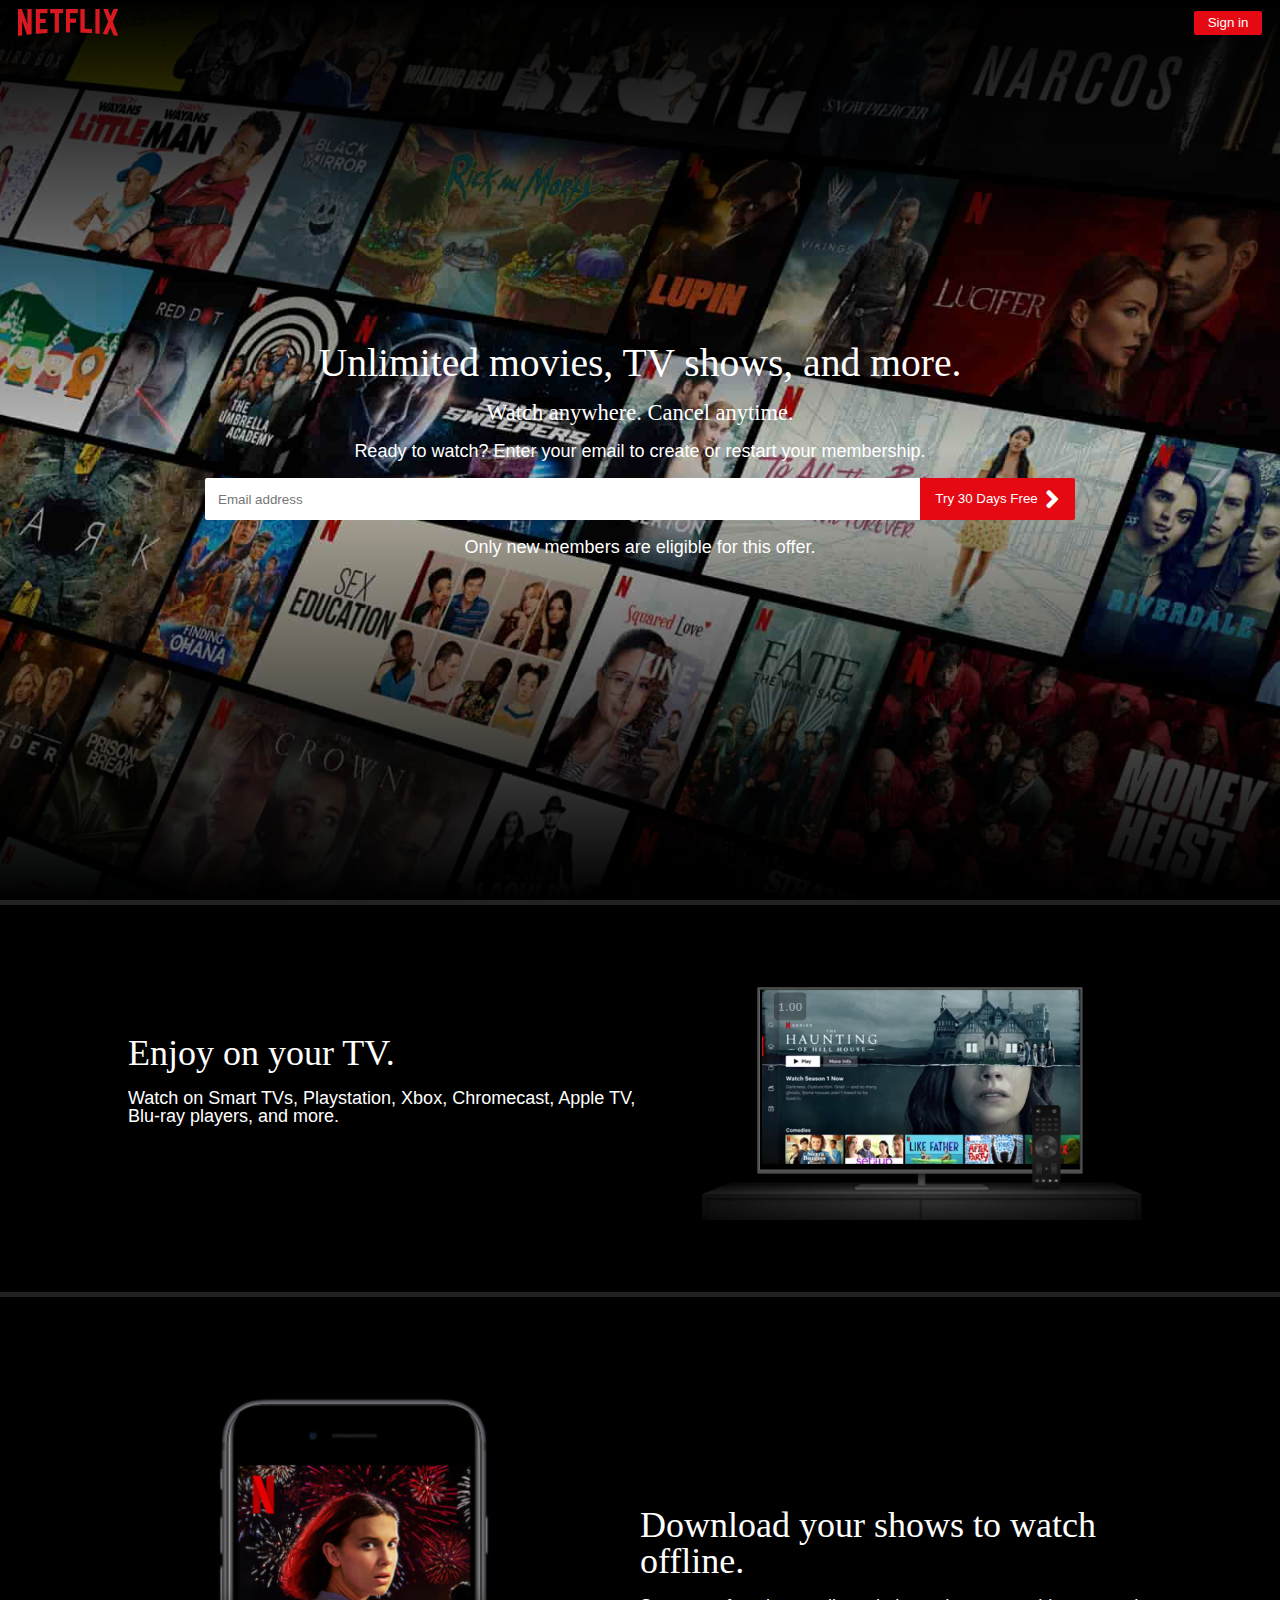
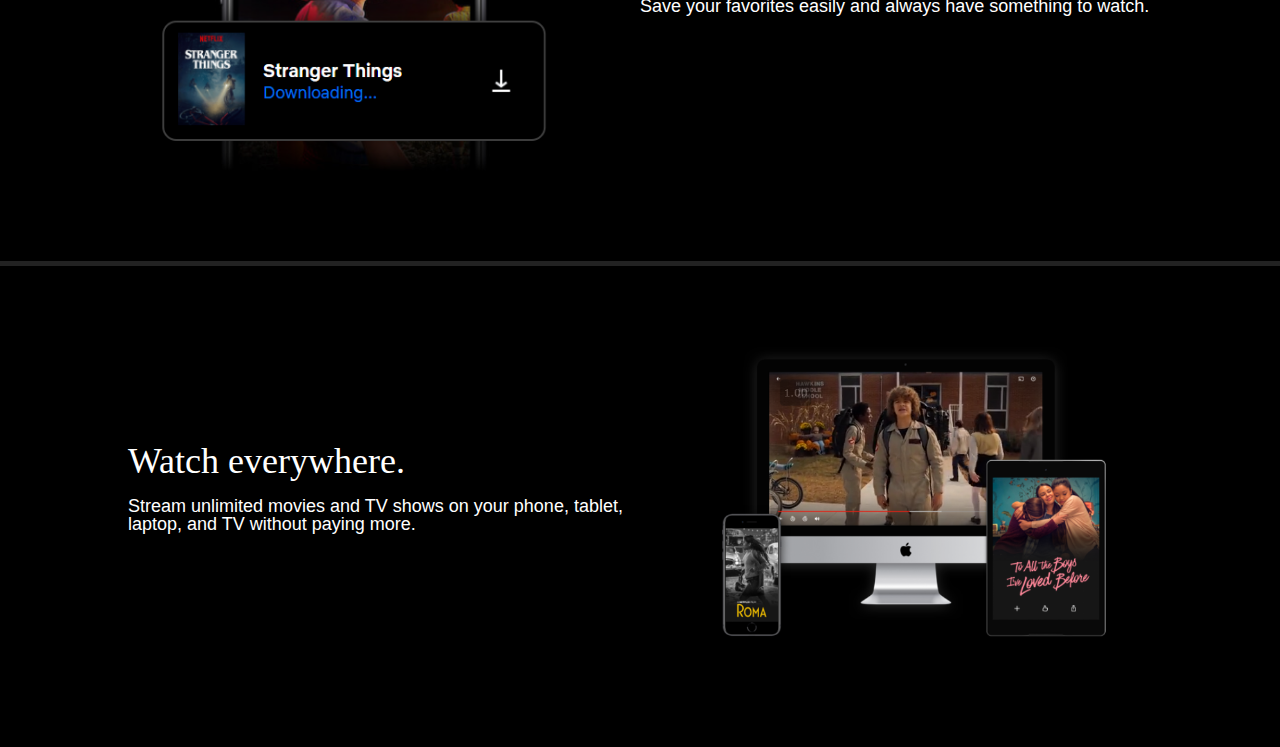
<file: first-project/index.html>
<!DOCTYPE html>
<html lang="en">
  <head>
    <meta charset="UTF-8" />
    <meta http-equiv="X-UA-Compatible" content="IE=edge" />
    <meta name="viewport" content="width=device-width, initial-scale=1.0" />
    <link rel="stylesheet" href="./styles/main.css" />

    <title>Netflix Clone</title>
  </head>
  <body>
    <header class="header">
      <img src="./imgs/logo.png" class="logo" alt="Logo" />

      <button class="btn btn--primary">Sign in</button>
    </header>

    <main>
      <section id="hero">
        <img src="./imgs/bg.jpg" class="img--bg" alt="Background poster" />

        <h1 class="hero__title">Unlimited movies, TV shows, and more.</h1>
        <h2 class="hero__subtitle">Watch anywhere. Cancel anytime.</h2>
        <p class="hero__description">
          Ready to watch? Enter your email to create or restart your membership.
        </p>

        <form class="hero__form" action="">
          <input
            type="text"
            class="form__input input"
            placeholder="Email address"
          />
          <button class="form__btn btn btn--primary">
            Try 30 days free <i class="fas fa-angle-right"></i>
          </button>
        </form>

        <p class="form__suffix">
          Only new members are eligible for this offer.
        </p>
      </section>

      <div class="divider"></div>

      <section id="enjoy" class="info section">
        <div class="info__wrapper">
          <h2 class="info__title">Enjoy on your TV.</h2>
          <p class="info__description">
            Watch on Smart TVs, Playstation, Xbox, Chromecast, Apple TV, Blu-ray
            players, and more.
          </p>
        </div>

        <img
          class="info__poster"
          src="./imgs/enjoy-tv.png"
          alt="Section poster"
        />
      </section>

      <div class="divider"></div>

      <section id="download" class="info section">
        <div class="info__wrapper">
          <h2 class="info__title">Download your shows to watch offline.</h2>
          <p class="info__description">
            Save your favorites easily and always have something to watch.
          </p>
        </div>

        <img class="info__poster" src="./imgs/shows.png" alt="Section poster" />
      </section>

      <div class="divider"></div>

      <section id="watch" class="info section">
        <div class="info__wrapper">
          <h2 class="info__title">Watch everywhere.</h2>
          <p class="info__description">
            Stream unlimited movies and TV shows on your phone, tablet, laptop,
            and TV without paying more.
          </p>
        </div>

        <img
          class="info__poster"
          src="./imgs/watch-everywhere.png"
          alt="Section poster"
        />
      </section>
    </main>
  </body>
</html>
</file>
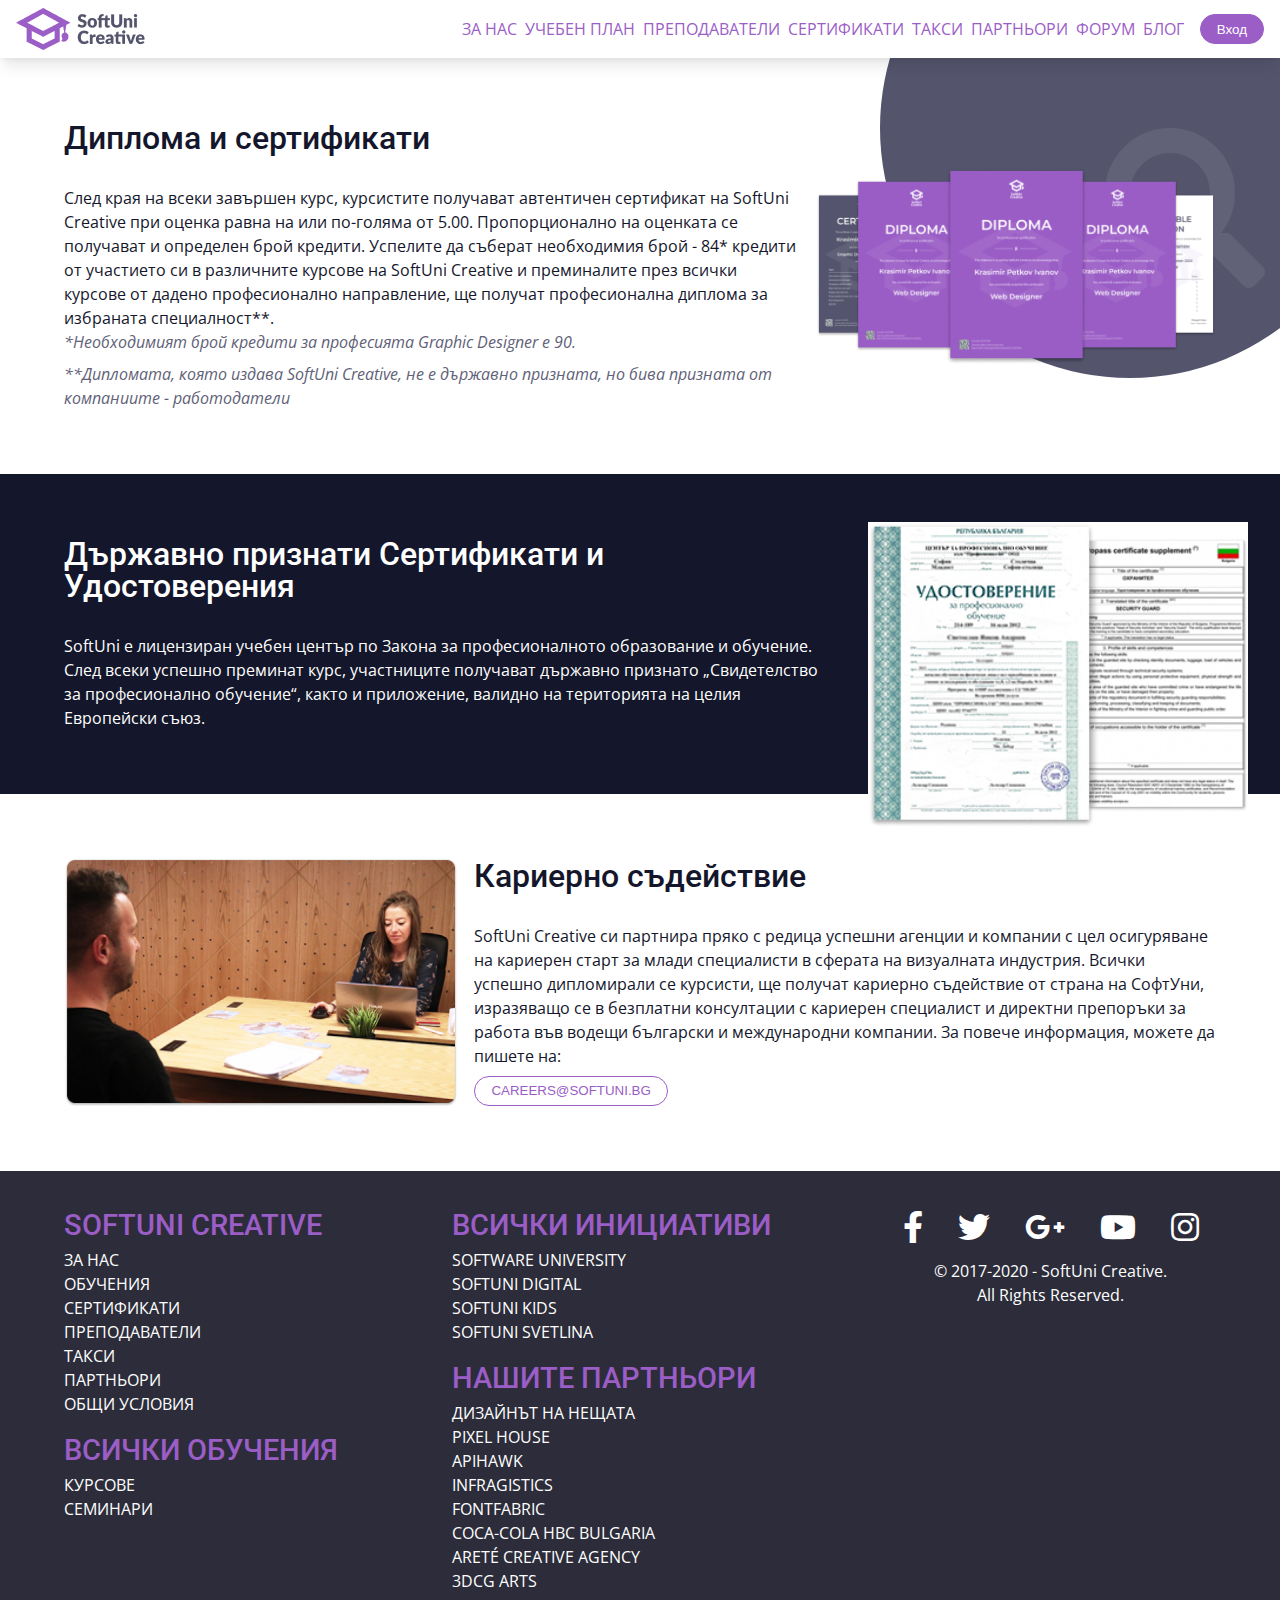
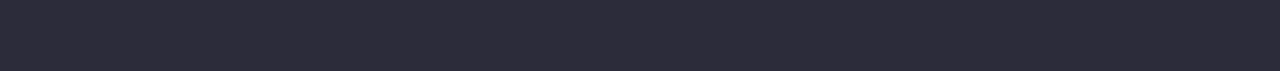
<file: SoftUni-page/index.html>
<!DOCTYPE html>
<html lang="en">
  <head>
    <meta charset="UTF-8" />
    <meta http-equiv="X-UA-Compatible" content="IE=edge" />
    <meta name="viewport" content="width=device-width, initial-scale=1.0" />
    <link rel="stylesheet" href="./styles/main.css" />
    <title>SoftUni Page</title>
  </head>
  <body>
    <header class="header">
      <img class="header__logo" src="./images/logo.png" alt="SoftUni Logo" />

      <button class="btn mobile-menu"><i class="fas fa-bars"></i></button>

      <nav class="header__nav">
        <ul class="nav__list">
          <li class="nav__item">
            <a class="nav__itemlink" href="./pages/about-us.html">ЗА НАС</a>
          </li>
          <li class="nav__item">
            <a class="nav__itemlink" href="./pages/learning-plan.html"
              >УЧЕБЕН ПЛАН</a
            >
          </li>
          <li class="nav__item">
            <a class="nav__itemlink" href="./pages/teachers.html"
              >ПРЕПОДАВАТЕЛИ</a
            >
          </li>
          <li class="nav__item">
            <a class="nav__itemlink" href="./pages/certificates.html"
              >СЕРТИФИКАТИ</a
            >
          </li>
          <li class="nav__item">
            <a class="nav__itemlink" href="./pages/taxes.html">ТАКСИ</a>
          </li>
          <li class="nav__item">
            <a class="nav__itemlink" href="./pages/partners.html">ПАРТНЬОРИ</a>
          </li>
          <li class="nav__item">
            <a class="nav__itemlink" href="./pages/forum.html">ФОРУМ</a>
          </li>
          <li class="nav__item">
            <a class="nav__itemlink" href="./pages/blog.html">БЛОГ</a>
          </li>
        </ul>
      </nav>

      <button class="btn btn--primary">Вход</button>
    </header>

    <main>
      <!-- Main content -->
      <section class="diplomas-wrapper">
        <div class="general-section diplomas">
          <div class="info">
            <h2 class="info__title">Диплома и сертификати</h2>
            <p class="info__desc">
              След края на всеки завършен курс, курсистите получават автентичен
              сертификат на SoftUni Creative при оценка равна на или по-голяма
              от 5.00. Пропорционално на оценката се получават и определен брой
              кредити. Успелите да съберaт необходимия брой - 84* кредити от
              участието си в различните курсове на SoftUni Creative и
              преминалите през всички курсове от дадено професионално
              направление, ще получат професионалнa диплома за избраната
              специалност**.
            </p>
            <p class="info__comment">
              *Необходимият брой кредити за професията Graphic Designer е 90.
            </p>
            <p class="info__comment">
              **Дипломата, която издава SoftUni Creative, не е държавно
              призната, но бива призната от компаниите - работодатели
            </p>
          </div>

          <img src="./images/diplomas.png" alt="" class="img" />

          <div class="overlay-circle">
            <i class="fas fa-search"></i>
          </div>
        </div>
      </section>

      <section class="certificates-wrapper">
        <div class="general-section certificates">
          <div class="info">
            <h2 class="info__title">
              Държавно признати Сертификати и Удостоверения
            </h2>
            <p class="info__desc">
              SoftUni е лицензиран учебен център по Закона за професионалното
              образование и обучение. След всеки успешно преминат курс,
              участниците получават държавно признато „Свидетелство за
              професионално обучение“, както и приложение, валидно на
              територията на целия Европейски съюз.
            </p>
          </div>

          <img src="./images/cpe.jpg" alt="" class="img" />
        </div>
      </section>

      <section class="general-section career">
        <div class="info">
          <h2 class="info__title">Кариерно съдействие</h2>
          <p class="info__desc">
            SoftUni Creative си партнира пряко с редица успешни агенции и
            компании с цел осигуряване на кариерен старт за млади специалисти в
            сферата на визуалната индустрия. Всички успешно дипломирали се
            курсисти, ще получат кариерно съдействие от страна на СофтУни,
            изразяващо се в безплатни консултации с кариерен специалист и
            директни препоръки за работа във водещи български и международни
            компании. За повече информация, можете да пишете на:
          </p>
          <button class="btn">CAREERS@SOFTUNI.BG</button>
        </div>

        <img src="./images/career-center.png" alt="" class="img" />
      </section>
    </main>

    <footer class="footer">
      <!-- Info -->
      <div class="navi-group">
        <h3 class="navi-group__title">SOFTUNI CREATIVE</h3>
        <nav>
          <ul>
            <li><a href="">За нас</a></li>
            <li><a href="">Обучения</a></li>
            <li><a href="">Сертификати</a></li>
            <li><a href="">Преподаватели</a></li>
            <li><a href="">Такси</a></li>
            <li><a href="">Партньори</a></li>
            <li><a href="">Общи условия</a></li>
            <li><a href=""></a></li>
            <li><a href=""></a></li>
          </ul>
        </nav>
      </div>

      <!-- Learning -->
      <div class="navi-group">
        <h3 class="navi-group__title">ВСИЧКИ ОБУЧЕНИЯ</h3>
        <nav>
          <ul>
            <li><a href="">Курсове</a></li>
            <li><a href="">Семинари</a></li>
          </ul>
        </nav>
      </div>

      <!-- Parts -->
      <div class="navi-group">
        <h3 class="navi-group__title">ВСИЧКИ ИНИЦИАТИВИ</h3>
        <nav>
          <ul>
            <li><a href="">Software University</a></li>
            <li><a href="">SoftUni Digital</a></li>
            <li><a href="">SoftUni Kids</a></li>
            <li><a href="">SoftUni Svetlina</a></li>
          </ul>
        </nav>
      </div>

      <!-- Partners -->
      <div class="navi-group">
        <h3 class="navi-group__title">НАШИТЕ ПАРТНЬОРИ</h3>
        <nav>
          <ul>
            <li><a href="">Дизайнът на Нещата</a></li>
            <li><a href="">Pixel House</a></li>
            <li><a href="">Apihawk</a></li>
            <li><a href="">Infragistics</a></li>
            <li><a href="">Fontfabric</a></li>
            <li><a href="">Coca-Cola HBC Bulgaria</a></li>
            <li><a href="">Areté Creative Agency</a></li>
            <li><a href="">3DCG Arts</a></li>
          </ul>
        </nav>
      </div>

      <!-- Learning -->
      <div class="info">
        <ul class="socials">
          <li class="socials__item">
            <a href=""><i class="fab fa-facebook-f"></i></a>
          </li>
          <li class="socials__item">
            <a href=""><i class="fab fa-twitter"></i></a>
          </li>
          <li class="socials__item">
            <a href=""><i class="fab fa-google-plus-g"></i></a>
          </li>
          <li class="socials__item">
            <a href=""><i class="fab fa-youtube"></i></a>
          </li>
          <li class="socials__item">
            <a href=""><i class="fab fa-instagram"></i></a>
          </li>
        </ul>
        <p>© 2017-2020 - SoftUni Creative. <br />All Rights Reserved.</p>
      </div>
    </footer>
  </body>
</html>
</file>
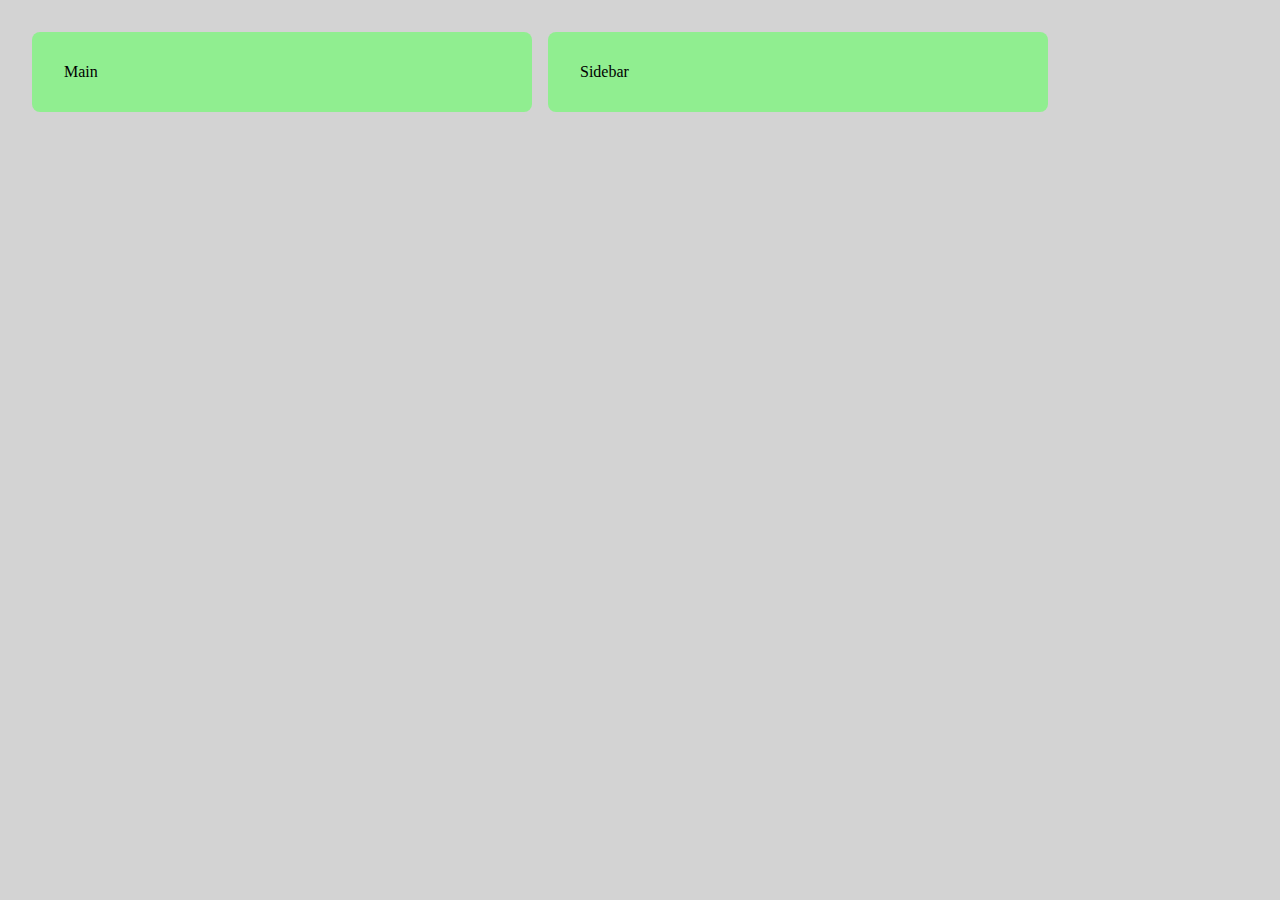
<file: 10/homework-01-flexbox-layout/index.html>
<!DOCTYPE html>
<html lang="en">
  <head>
    <meta charset="UTF-8" />
    <meta http-equiv="X-UA-Compatible" content="IE=edge" />
    <meta name="viewport" content="width=device-width, initial-scale=1.0" />
    <link rel="stylesheet" href="reset.css">
    <link rel="stylesheet" href="style.css">
    <title>Document</title>
  </head>
  <body>
    <!-- <header>Header</header> -->

    <main>Main</main>

    <aside>Sidebar</aside>

    <!-- <footer>Footer</footer> -->
  </body>
</html>
</file>
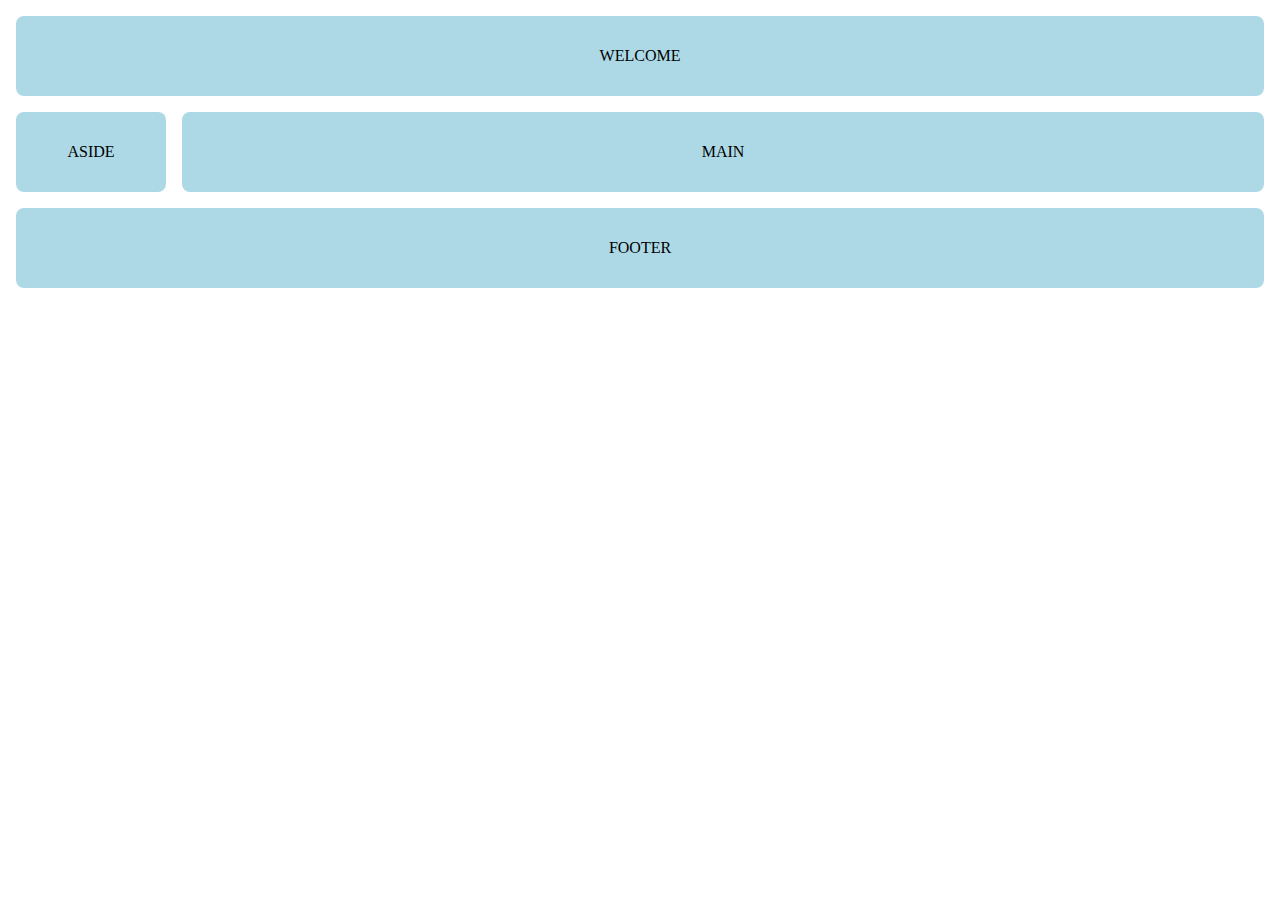
<file: 11/example-homework-01/index.html>
<!DOCTYPE html>
<html lang="en">
  <head>
    <meta charset="UTF-8" />
    <meta http-equiv="X-UA-Compatible" content="IE=edge" />
    <meta name="viewport" content="width=device-width, initial-scale=1.0" />
    <link rel="stylesheet" href="./styles/main.css" />
    <title>Responsive Examples</title>
  </head>
  <body>
    <header>Welcome</header>

    <aside>aside</aside>

    <main>Main</main>

    <footer>Footer</footer>
  </body>
</html>
</file>
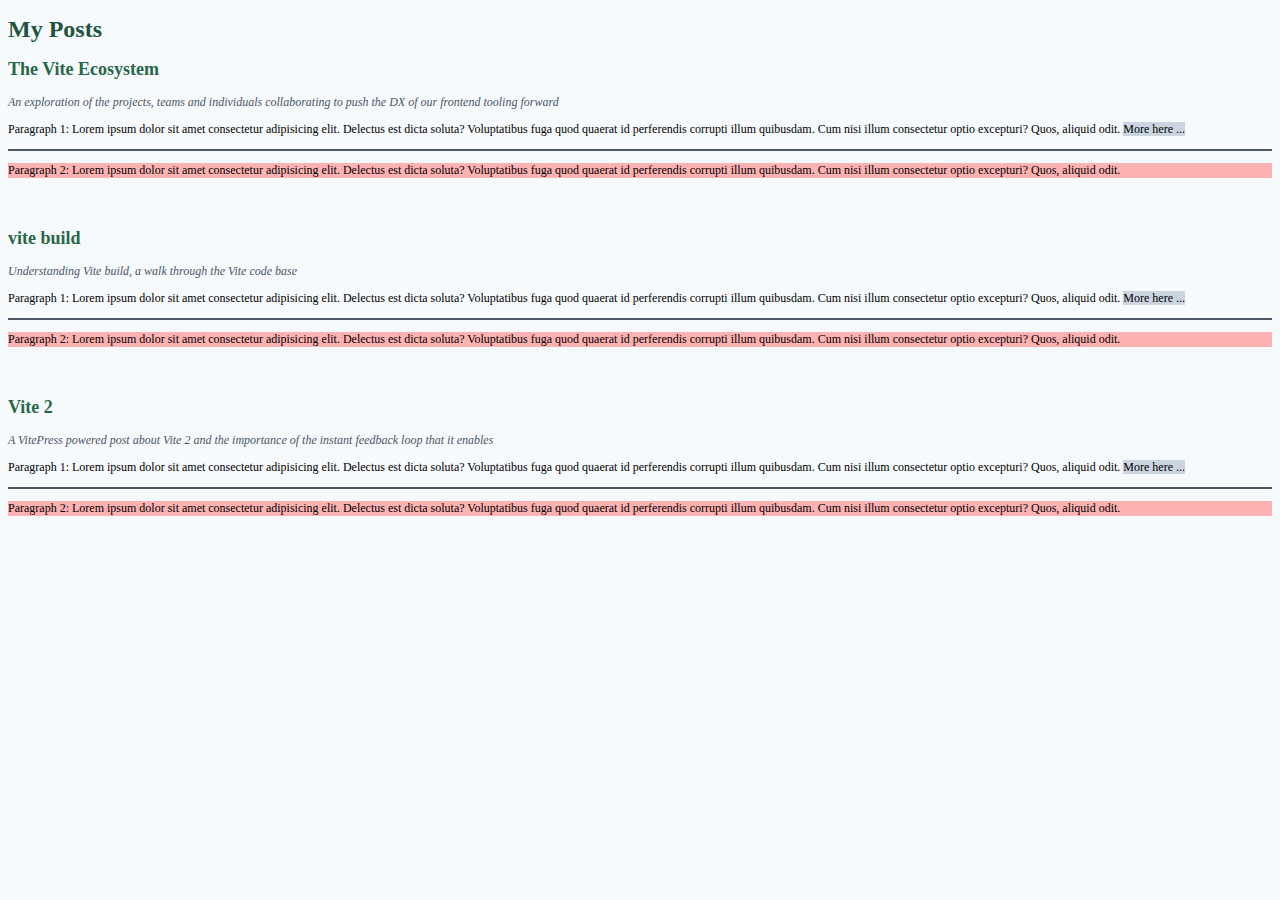
<file: 4 Exercise HTML & CSS/child-selectors/index.html>
<!DOCTYPE html>
<html lang="en">
  <head>
    <meta charset="UTF-8" />
    <meta http-equiv="X-UA-Compatible" content="IE=edge" />
    <meta name="viewport" content="width=device-width, initial-scale=1.0" />
    <link rel="stylesheet" href="./styles.css" />
    <title>Document</title>
  </head>
  <body>
    <h1>My Posts</h1>
    <ul class="posts">
      <li class="post">
        <h2 class="post__title">The Vite Ecosystem</h2>
        <p>
          An exploration of the projects, teams and individuals collaborating to
          push the DX of our frontend tooling forward
        </p>
        <p>
          Paragraph 1: Lorem ipsum dolor sit amet consectetur adipisicing elit.
          Delectus est dicta soluta? Voluptatibus fuga quod quaerat id
          perferendis corrupti illum quibusdam. Cum nisi illum consectetur optio
          excepturi? Quos, aliquid odit.
          <span>More here ...</span>
        </p>
        <span class="divider"></span>
        <p>
          Paragraph 2: Lorem ipsum dolor sit amet consectetur adipisicing elit.
          Delectus est dicta soluta? Voluptatibus fuga quod quaerat id
          perferendis corrupti illum quibusdam. Cum nisi illum consectetur optio
          excepturi? Quos, aliquid odit.
        </p>
      </li>

      <li class="post">
        <h2 class="post__title">vite build</h2>
        <p>Understanding Vite build, a walk through the Vite code base</p>
        <p>
          Paragraph 1: Lorem ipsum dolor sit amet consectetur adipisicing elit.
          Delectus est dicta soluta? Voluptatibus fuga quod quaerat id
          perferendis corrupti illum quibusdam. Cum nisi illum consectetur optio
          excepturi? Quos, aliquid odit.
          <span>More here ...</span>
        </p>
        <span class="divider"></span>
        <p>
          Paragraph 2: Lorem ipsum dolor sit amet consectetur adipisicing elit.
          Delectus est dicta soluta? Voluptatibus fuga quod quaerat id
          perferendis corrupti illum quibusdam. Cum nisi illum consectetur optio
          excepturi? Quos, aliquid odit.
        </p>
      </li>

      <li class="post">
        <h2 class="post__title">Vite 2</h2>
        <p>
          A VitePress powered post about Vite 2 and the importance of the
          instant feedback loop that it enables
        </p>
        <p>
          Paragraph 1: Lorem ipsum dolor sit amet consectetur adipisicing elit.
          Delectus est dicta soluta? Voluptatibus fuga quod quaerat id
          perferendis corrupti illum quibusdam. Cum nisi illum consectetur optio
          excepturi? Quos, aliquid odit.
          <span>More here ...</span>
        </p>
        <span class="divider"></span>
        <p>
          Paragraph 2: Lorem ipsum dolor sit amet consectetur adipisicing elit.
          Delectus est dicta soluta? Voluptatibus fuga quod quaerat id
          perferendis corrupti illum quibusdam. Cum nisi illum consectetur optio
          excepturi? Quos, aliquid odit.
        </p>
      </li>
    </ul>
  </body>
</html>
</file>
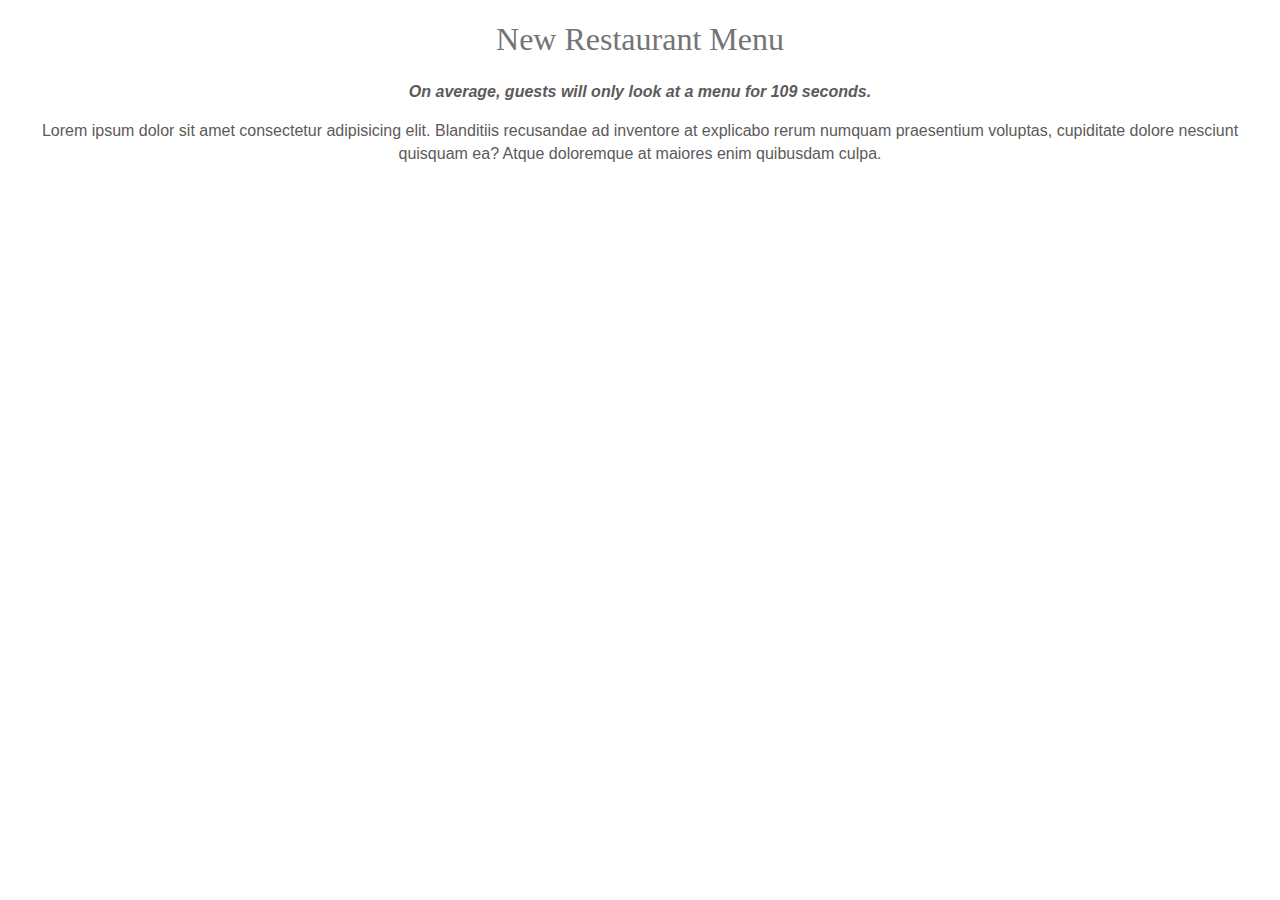
<file: 4 Exercise HTML & CSS/task1/index.html>
<!DOCTYPE html>
<html lang="en">
  <head>
    <meta charset="UTF-8" />
    <meta http-equiv="X-UA-Compatible" content="IE=edge" />
    <meta name="viewport" content="width=device-width, initial-scale=1.0" />
    <link rel="stylesheet" href="style.css" />
    <title>Document</title>
  </head>
  <body>
    <article>
      <h1>New Restaurant Menu</h1>
      <span> On average, guests will only look at a menu for 109 seconds.</span>
      <p>
        Lorem ipsum dolor sit amet consectetur adipisicing elit. Blanditiis
        recusandae ad inventore at explicabo rerum numquam praesentium voluptas,
        cupiditate dolore nesciunt quisquam ea? Atque doloremque at maiores enim
        quibusdam culpa.
      </p>
    </article>
  </body>
</html>
</file>
<file: 10/homework-01-flexbox-layout/style.css>
body {
  background-color: lightgray;

  display: flex;
  gap: 1rem;
  /* flex-wrap: wrap; */
  padding: 2rem;
}

header,
main,
aside,
footer {
  background-color: lightgreen;
  padding: 2rem;
  border-radius: 8px;
}

header,
footer {
  flex-basis: 100%;
}

main {
  flex-basis: 500px;
}

aside {
  flex-basis: 500px;
}
</file>
<file: 4 Exercise HTML & CSS/child-selectors/styles.css>
html {
  font-size: 12px;
}

body {
  background-color: #f7fafc;
}

h1 {
  color: #22543d;
}
.posts {
  list-style: none;
  margin: 0;
  padding: 0;
}

.post__title {
  color: #276749;
}

.post .post__title + p {
  color: #4a5568;
  font-style: italic;
}

/* .post .post__title ~ p {
  color: red;
} */

.post > span {
  display: block;
  width: 100%;
  height: 2px;
  background-color: #4a5568;
  margin: 6px 0;
}

.post p span {
  background-color: #cbd5e0;
}

.posts .post {
  margin-bottom: 50px;
}
.posts .post:last-child {
  margin-bottom: 0;
}

/* .posts .post p:nth-child(5) {
  background-color: #feb2b2;
} */
.posts .post p:last-of-type {
  background-color: #feb2b2;
}
</file>
<file: 4 Exercise HTML & CSS/task1/style.css>
body {
  text-align: center;
}

article h1 {
  font-family: "Sentinel A", "Sentinel B", Georgia, "Times New Roman", Times,
    serif;
  font-weight: 400;
  line-height: 1.15;
  color: #747474;
  text-transform: capitalize;
}

article span,
article p {
  font-size: 16px;
  line-height: 1.46;
  color: #5c5a5a;
}

article span {
  font-family: "Graphik Semibold Web", "Open Sans", "Helvetica Neue", Helvetica,
    Arial, sans-serif;
  font-style: oblique;
  font-weight: 600;
}

article p {
  font-family: "Graphik Regular Web", "Helvetica Neue", Helvetica, Arial,
    sans-serif;
  font-weight: 400;
}
</file>
<file: first-project/styles/main.css>
@import url("https://use.fontawesome.com/releases/v5.10.2/css/all.css");
@import url("./reset.css");
@import url("./typography.css");
@import url("./components.css");

body {
  background-color: black;
}

/* Header */
.header {
  display: flex;
  justify-content: space-between;
  align-items: center;
  padding: 0.5rem 1rem;
  position: fixed;
  top: 0;
  left: 0;
  width: 100vw;
  z-index: 1000;
}

.header .logo {
  width: 100px;
}

/* Hero */

#hero {
  min-height: 100vh;
  position: relative;
  padding: 0 1rem;
  display: flex;
  flex-direction: column;
  justify-content: center;
  align-items: center;
  text-align: center;
}

#hero::after {
  content: "";
  position: absolute;
  z-index: 2;
  top: 0;
  right: 0;
  bottom: 0;
  left: 0;
  background-color: rgba(0, 0, 0, 0.6);
  background: linear-gradient(
    180deg,
    rgba(0, 0, 0, 1) 0%,
    rgba(0, 0, 0, 0) 50%,
    rgba(0, 0, 0, 1) 100%
  );
}

#hero .img--bg {
  object-fit: cover;
  width: 100%;
  height: 100%;
  position: absolute;
  top: 0;
  left: 0;
  z-index: 1;
}

#hero .hero__title,
#hero .hero__subtitle {
  margin-bottom: 1rem;
  position: relative;
  z-index: 3;
}

#hero .hero__subtitle {
  font-size: 1.25rem;
}

#hero .hero__description {
  width: 80%;
  margin-bottom: 1rem;
  position: relative;
  z-index: 3;
}

#hero .hero__form {
  width: 100%;
  display: flex;
  flex-direction: column;
  align-items: center;
  margin-bottom: 1rem;
  position: relative;
  z-index: 3;
}

#hero .hero__form .form__input {
  width: 100%;
  margin-bottom: 1rem;
}

#hero .hero__form .form__btn {
  /* padding: 0.75rem; */
  text-transform: capitalize;
}

#hero .hero__form .form__btn i {
  font-size: 29px;
  vertical-align: middle;
  margin-left: 4px;
}

#hero .form__suffix {
  position: relative;
  z-index: 3;
}

/* Basic information section layout */
.info .info__title,
.info .info__description {
  text-align: center;
}
.info .info__title {
  margin-bottom: 1rem;
}
.info .info__description {
  margin-bottom: 2rem;
}
.info .info__poster {
  width: 100%;
}

@media screen and (min-width: 640px) {
  #hero .hero__form {
    width: 70%;
    flex-direction: row;
    align-items: stretch;
  }
  #hero .hero__form .form__input {
    margin-bottom: 0;
    width: calc(100% - 155px);
    border-top-right-radius: 0;
    border-bottom-right-radius: 0;
  }
  #hero .hero__form .form__btn {
    width: 155px;
    border-top-left-radius: 0;
    border-bottom-left-radius: 0;
  }
}

@media screen and (min-width: 768px) {
  .info {
    padding: 3rem 0;
    width: 80%;
    max-width: 1200px;
    margin: 0 auto;
    display: flex;
    align-items: center;
  }

  .info:nth-of-type(2n + 1) {
    flex-direction: row-reverse;
  }

  .info .info__wrapper,
  .info .info__poster {
    width: 50%;
  }

  .info .info__title,
  .info .info__description {
    text-align: left;
  }

  .info .info__title {
    font-size: 1.75rem;
  }
}

@media screen and (min-width: 1024px) {
  html {
    font-size: 18px;
  }

  .info {
    padding: 4rem 0;
    justify-content: space-between;
  }

  .info .info__poster {
    width: 45%;
  }
  .info .info__wrapper {
    width: 50%;
  }
  .info .info__title {
    font-size: 2rem;
  }
}
</file>
<file: SoftUni-page/styles/main.css>
@import url("https://use.fontawesome.com/releases/v5.10.2/css/all.css");
@import url("./reset.css");
@import url("./typography.css");
@import url("./components.css");
@import url("./navigation.css");
@import url("./footer.css");

:root {
  --color-primary: #9b5dc6;
  --color-blue: #14162b;
  --color-gray: #54546d;
  --color-gray-light: #616178;
  --color-gray-dark: #2c2c3a;
  --color-white: #fff;

  --shadow-base: 0 4px 6px -1px rgba(0, 0, 0, 0.1),
    0 2px 4px -1px rgba(0, 0, 0, 0.06);
  --shadow-large: 0 10px 15px -3px rgba(0, 0, 0, 0.1),
    0 4px 6px -2px rgba(0, 0, 0, 0.05);
  --navi-height: 58px;
}

main {
  margin-top: var(--navi-height);
}

.overlay-circle {
  display: none;
}

/* General section -------- */
.general-section {
  padding: 2.5rem 1rem;
}
.general-section .info {
  margin-bottom: 2.5rem;
}

.general-section .info__title {
  text-align: center;
  margin-bottom: 2rem;
}

.general-section .info__desc {
  text-align: justify;
  margin-bottom: 1rem;
}

.general-section .info__comment {
  font-style: italic;
  color: var(--color-gray-light);
}

.general-section .info__comment:last-child {
  margin-top: 0.5rem;
}

.general-section .img {
  width: 100%;
}

/* Certificates section -------- */
.certificates-wrapper {
  background-color: var(--color-blue);
}
.certificates {
  color: var(--color-white);
  position: relative;
}
.certificates::after {
  content: "";
  position: absolute;
  left: 0;
  bottom: -1px;
  width: 100%;
  height: 15%;
  background-color: var(--color-white);
}

.certificates .info,
.certificates .img {
  position: relative;
  z-index: 1;
}

/* Career section -------- */
.general-section.career {
  padding-top: 0;
}

@media screen and (min-width: 640px) {
  .general-section .img {
    width: 70%;
    display: block;
    margin: 0 auto;
  }
}

@media screen and (min-width: 768px) {
  .general-section {
    padding: 4rem;
  }
  .general-section .img {
    width: 50%;
  }
  .certificates::after {
    height: 18%;
  }
}

@media screen and (min-width: 1024px) {
  .general-section {
    padding: 3rem 2rem;
    display: flex;
    align-items: center;
    gap: 1rem;
    position: relative;
  }
  .general-section .info {
    margin-bottom: 0;
  }
  .general-section .info__title {
    text-align: left;
  }

  .general-section .info__desc {
    text-align: left;
    margin-bottom: 0;
  }

  .general-section .info {
    width: calc(100% - 400px);
  }

  .general-section .img {
    width: 400px;
    display: block;
    margin-left: auto;
    margin-right: auto;
  }
  /* Certificates */
  .certificates .info {
    width: calc(100% - 380px - 1rem);
  }
  .certificates .img {
    position: absolute;
    top: 3rem;
    right: 2rem;
    width: 380px;
    max-width: unset;
  }
  .certificates::after {
    display: none;
  }

  /* Career */
  .general-section.career {
    padding-top: 4rem;
    flex-direction: row-reverse;
  }

  .career .btn {
    margin-top: 0.5rem;
  }
}

@media screen and (min-width: 1200px) {
  .general-section {
    padding: 4rem;
  }

  /* Circle overlay */
  .general-section.diplomas {
    overflow: hidden;
  }

  .diplomas-wrapper {
    overflow: hidden;
    position: relative;
  }

  .diplomas-wrapper .general-section {
    position: static;
  }

  .general-section.diplomas .info,
  .general-section.diplomas .img {
    z-index: 2;
    position: relative;
  }

  .overlay-circle {
    display: block;
    position: absolute;
    width: 500px;
    height: 500px;
    background-color: var(--color-gray);
    right: -100px;
    top: -180px;
    border-radius: 100%;
    z-index: 1;
  }

  .overlay-circle > i {
    color: white;
    position: absolute;
    top: 50%;
    left: 45%;
    font-size: 10rem;
    color: var(--color-gray-light);
  }
}

@media screen and (min-width: 1310px) {
  .general-section {
    padding: 6rem 4rem;
  }
}

@media screen and (min-width: 1400px) {
  .general-section {
    max-width: 1400px;
    margin-left: auto;
    margin-right: auto;
  }
}
</file>
<file: 11/example-homework-01/styles/main.css>
@import url("./reset.css");

body {
  padding: 1rem;
}

header,
main,
aside,
footer {
  border-radius: 8px;
  background-color: lightblue;
  text-transform: uppercase;
  text-align: center;
  padding: 2rem;
}

/* main {
  height: 50vh;
}

@media screen and (min-width: 640px) {
  header,
  aside {
    height: calc(50vh - 1rem);
    background-color: lightcoral;
  }
}

@media screen and (min-width: 768px) {
  header {
    background-color: lightgreen;
    height: auto;
  }

  aside,
  main {
    height: 80vh;
    display: inline-block;
    width: 49%;
  }

  aside {
    background-color: lightseagreen;
  }
  main {
    background-color: lightgray;
  }
}
 */

body {
  display: grid;
  gap: 1rem;
  grid-template-areas:
    "header"
    "sidebar"
    "main"
    "footer";
}

header {
  grid-area: header;
}
aside {
  grid-area: sidebar;
}
header {
  grid-area: header;
}

main {
  grid-area: main;
}

footer {
  grid-area: footer;
}

@media screen and (min-width: 500px) {
  body {
    grid-template-columns: 150px 1fr;

    grid-template-areas:
      "header header"
      "sidebar main"
      "footer footer";
  }
}
</file>
